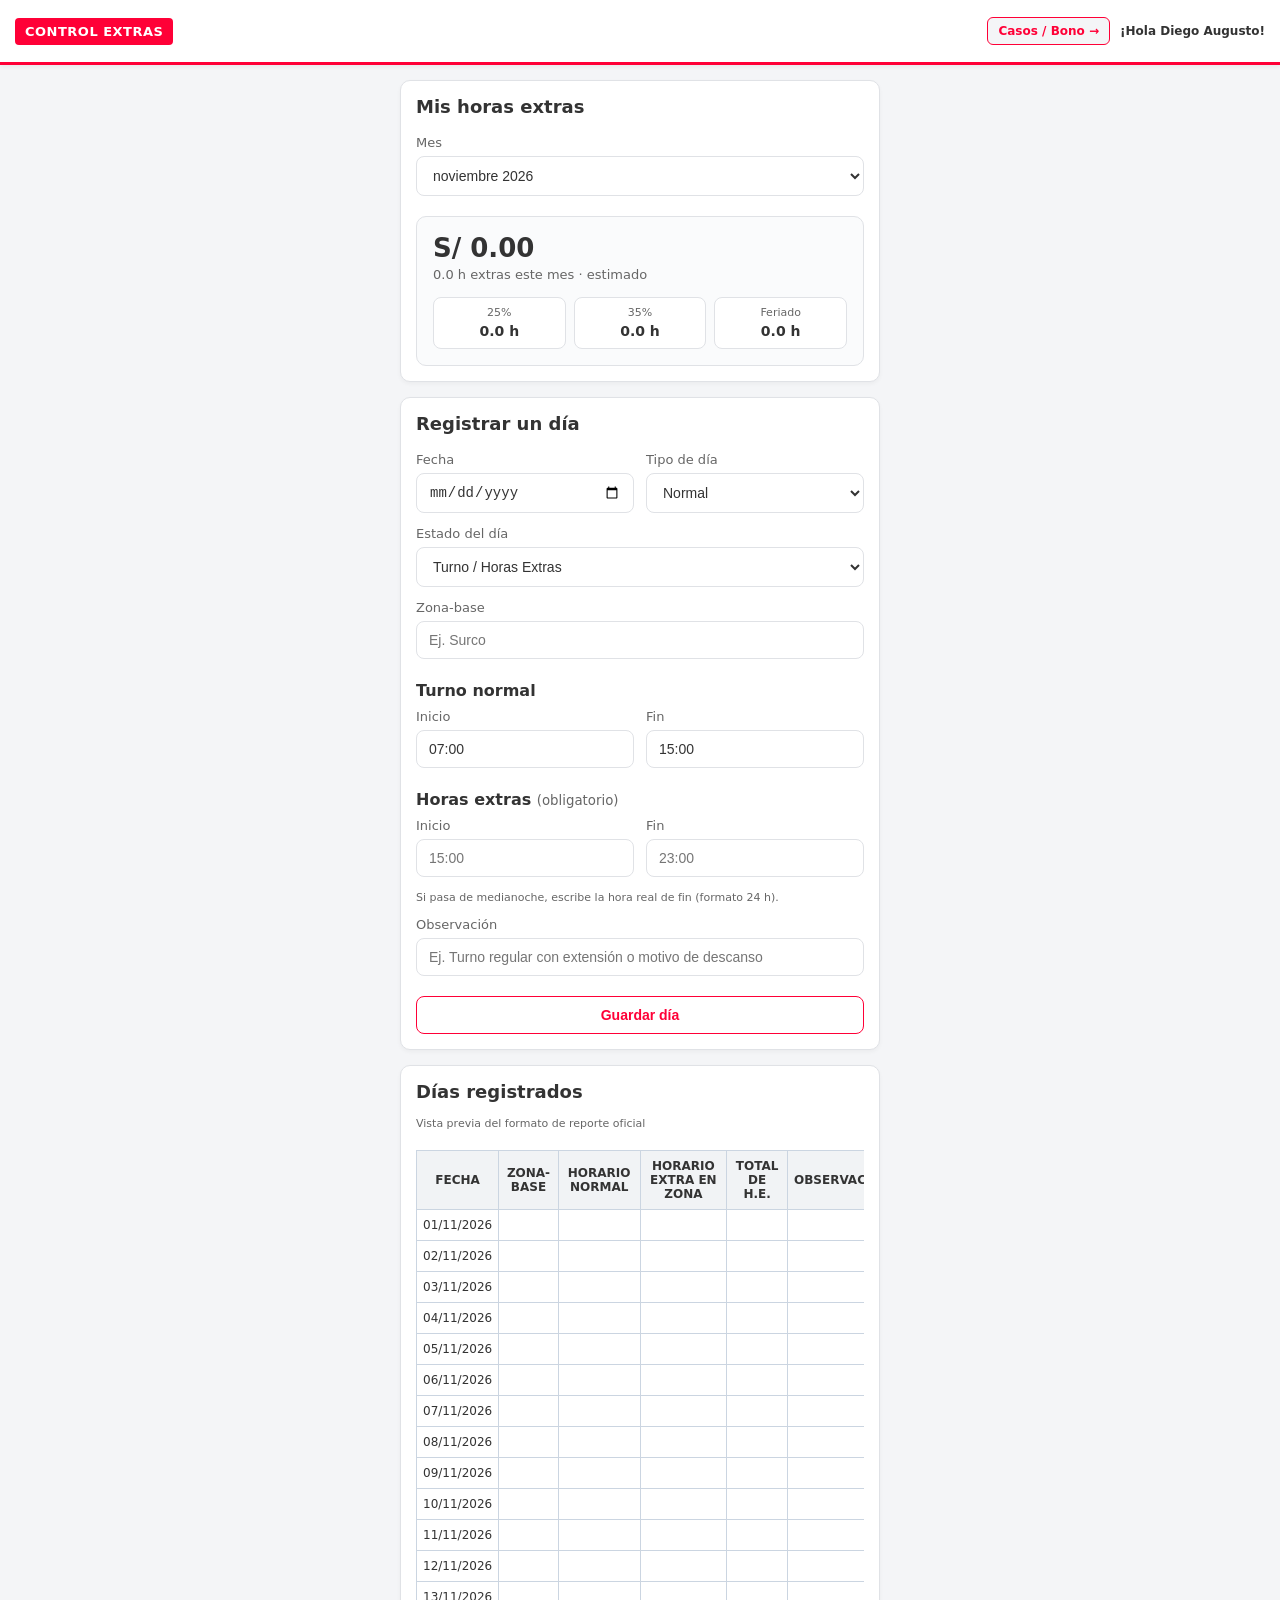
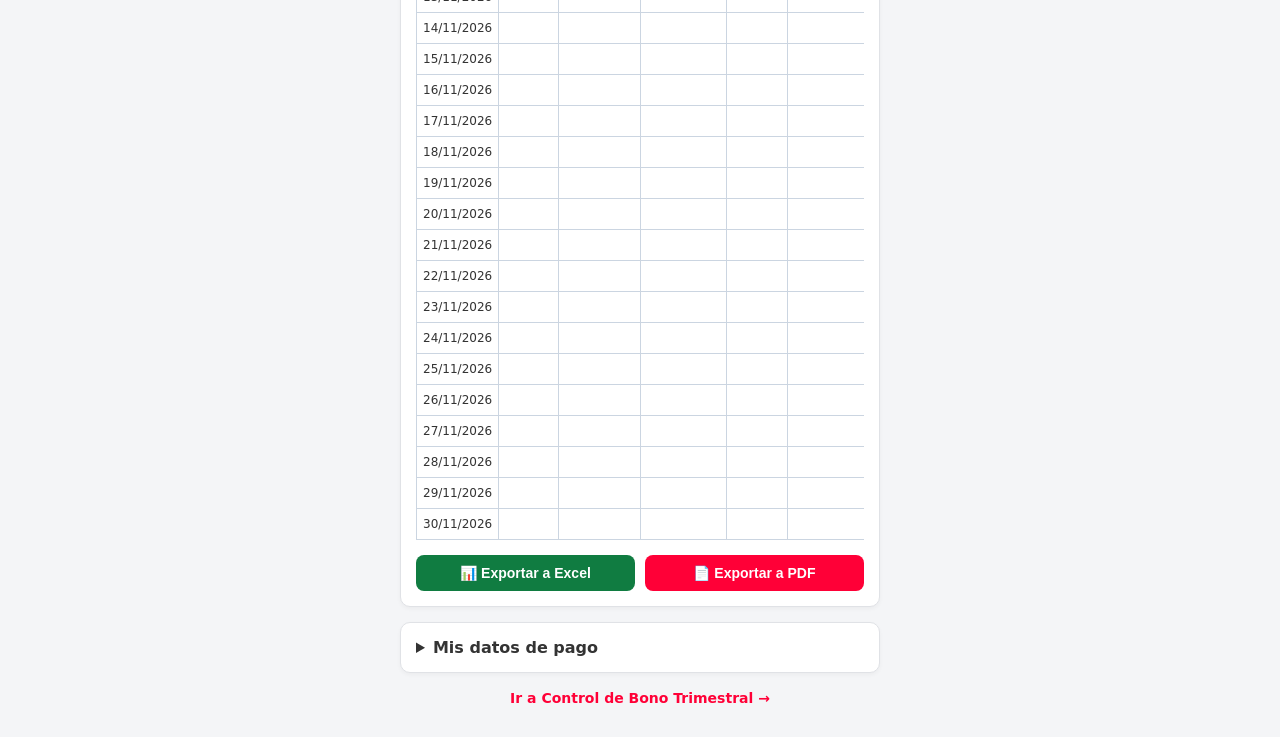
<file: index.html>
<!DOCTYPE html>
<html lang="es">
<head>
    <meta charset="UTF-8">
    <meta name="viewport" content="width=device-width, initial-scale=1.0">
    <title>CONTROL HORAS EXTRAS</title>
    <link rel="stylesheet" href="css/style.css">
</head>
<body>

    <!-- Barra superior -->
    <header class="barra-superior">
        <div class="logo-app">CONTROL EXTRAS</div>
        <div class="header-derecha">
            <a href="casos.html" class="btn-ir-casos">Casos / Bono →</a>
            <div class="usuario-saludo">¡Hola Diego Augusto!</div>
        </div>
    </header>

    <main>
        <!-- Sección 1: Resumen del mes -->
        <section>
            <h1>Mis horas extras</h1>

            <div>
                <label for="selectMes">Mes</label>
                <select id="selectMes">
                    <option value="2026-11">noviembre 2026</option>
                    <option value="2026-10">octubre 2026</option>
                </select>
            </div>

            <div class="tarjeta-resumen-total">
                <div class="monto-total-container">
                    <span id="lblTotalSoles">S/ 0.00</span>
                    <p id="lblTotalHoras">0 h extras este mes · estimado</p>
                </div>

                <div class="desglose-cajitas">
                    <div class="cajita-stat">
                        <span>25%</span>
                        <strong id="lblHoras25">0 h</strong>
                    </div>
                    <div class="cajita-stat">
                        <span>35%</span>
                        <strong id="lblHoras35">0 h</strong>
                    </div>
                    <div class="cajita-stat">
                        <span>Feriado</span>
                        <strong id="lblHorasFeriado">0 h</strong>
                    </div>
                </div>
            </div>
        </section>

        <!-- Sección 2: Registrar un día -->
        <section>
            <h2>Registrar un día</h2>

            <form id="formRegistro">
                <div class="fila-horarios">
                    <div>
                        <label for="inputFecha">Fecha</label>
                        <input type="date" id="inputFecha" required>
                    </div>
                    <div>
                        <label for="selectTipoDia">Tipo de día</label>
                        <select id="selectTipoDia">
                            <option value="Normal">Normal</option>
                            <option value="Feriado">Feriado</option>
                        </select>
                    </div>
                </div>

                <div>
                    <label for="selectEstadoDia">Estado del día</label>
                    <select id="selectEstadoDia">
                        <option value="laborable">Turno / Horas Extras</option>
                        <option value="descanso">Día de Descanso (Libre)</option>
                    </select>
                </div>

                <!-- Se oculta si el estado es Descanso -->
                <div id="bloqueHorariosYExtra">
                    <div>
                        <label for="inputZona">Zona-base</label>
                        <input type="text" id="inputZona" placeholder="Ej. Surco">
                    </div>

                    <span class="titulo-bloque">Turno normal</span>
                    <div class="fila-horarios">
                        <div>
                            <label for="inputNormInicio">Inicio</label>
                            <input type="text" id="inputNormInicio" value="07:00" placeholder="07:00" maxlength="5" inputmode="numeric">
                        </div>
                        <div>
                            <label for="inputNormFin">Fin</label>
                            <input type="text" id="inputNormFin" value="15:00" placeholder="15:00" maxlength="5" inputmode="numeric">
                        </div>
                    </div>

                    <span class="titulo-bloque">Horas extras <small id="avisoExtra">(obligatorio)</small></span>
                    <div class="fila-horarios">
                        <div>
                            <label for="inputExtraInicio">Inicio</label>
                            <input type="text" id="inputExtraInicio" placeholder="15:00" maxlength="5" inputmode="numeric">
                        </div>
                        <div>
                            <label for="inputExtraFin">Fin</label>
                            <input type="text" id="inputExtraFin" placeholder="23:00" maxlength="5" inputmode="numeric">
                        </div>
                    </div>
                    <p class="texto-ayuda">Si pasa de medianoche, escribe la hora real de fin (formato 24 h).</p>
                </div>

                <div>
                    <label for="inputObs">Observación</label>
                    <input type="text" id="inputObs" placeholder="Ej. Turno regular con extensión o motivo de descanso">
                </div>

                <button type="submit" style="margin-top: 10px; width: 100%;">Guardar día</button>
            </form>
        </section>

        <!-- Sección 3: Días registrados -->
        <section>
            <h2>Días registrados</h2>
            <p class="texto-ayuda">Vista previa del formato de reporte oficial</p>

            <div class="contenedor-tabla" style="overflow-x: auto;">
                <table class="tabla-reporte" style="min-width: 560px;">
                    <thead>
                        <tr>
                            <th>FECHA</th>
                            <th>ZONA-BASE</th>
                            <th>HORARIO NORMAL</th>
                            <th>HORARIO EXTRA EN ZONA</th>
                            <th>TOTAL DE H.E.</th>
                            <th>OBSERVACIÓN</th>
                            <th>ELIMINAR</th>
                        </tr>
                    </thead>
                    <tbody id="tablaCuerpo"></tbody>
                </table>
            </div>

            <div style="display: flex; gap: 10px; margin-top: 15px;">
                <button type="button" id="btnExportarExcel" style="background-color: #107c41; color: white; border: none;">📊 Exportar a Excel</button>
                <button type="button" id="btnExportarPdf" style="background-color: var(--mapfre-red); color: white; border: none;">📄 Exportar a PDF</button>
            </div>
        </section>

        <!-- Sección 4: Mis datos de pago -->
        <section>
            <details>
                <summary style="font-weight: 600; cursor: pointer;">Mis datos de pago</summary>

                <div style="margin-top: 10px;">
                    <label for="inputBasico">Sueldo básico (S/)</label>
                    <input type="number" id="inputBasico" value="1850" min="0" step="0.01">
                </div>

                <div>
                    <label for="selectAsignacion">¿Recibes asignación familiar?</label>
                    <select id="selectAsignacion">
                        <option value="no">No</option>
                        <option value="si">Sí</option>
                    </select>
                </div>

                <div id="grupoMontoAsignacion" style="display: none;">
                    <label for="inputMontoAsignacion">Monto de asignación familiar (S/)</label>
                    <input type="number" id="inputMontoAsignacion" value="102.50" min="0" step="0.01">
                </div>

                <div>
                    <label for="inputMultiplicadorFeriado">Pago en feriado (veces el valor de la hora)</label>
                    <input type="number" id="inputMultiplicadorFeriado" value="2" min="1" step="0.5">
                </div>

                <p id="txtValorHora" style="font-weight: 600; margin-top: 10px;">Valor de tu hora: S/ 7.71</p>
                <p class="texto-ayuda">Valor de la hora = (sueldo básico + asignación familiar) ÷ 240. Día normal: primeras 2 h extra al 25% y desde la 3.ª al 35%.</p>

                <div style="margin-top: 15px; display: flex; gap: 10px;">
                    <button type="button" id="btnDescargarCopia">Descargar copia</button>
                    <button type="button" id="btnCargarCopia">Cargar copia</button>
                </div>
            </details>
        </section>

        <div style="text-align: center; margin-bottom: 20px;">
            <a href="casos.html" style="color: var(--mapfre-red); font-size: 14px; font-weight: 600; text-decoration: none;">Ir a Control de Bono Trimestral →</a>
        </div>
    </main>

    <script src="js/app.js"></script>
</body>
</html>
</file>
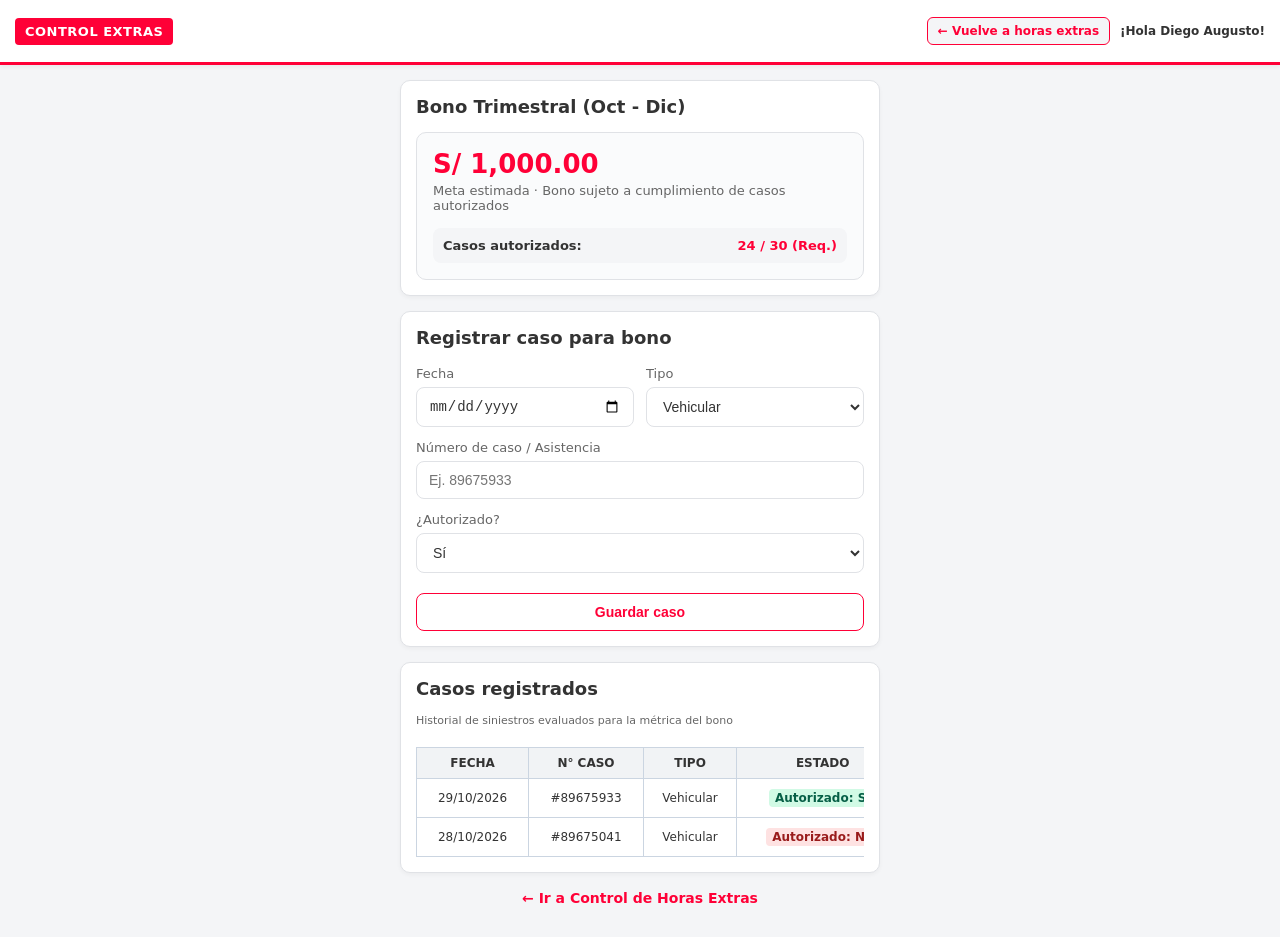
<file: casos.html>
<!DOCTYPE html>
<html lang="es">
<head>
    <meta charset="UTF-8">
    <meta name="viewport" content="width=device-width, initial-scale=1.0">
    <title>CONTROL DE CASOS Y BONO</title>
    <link rel="stylesheet" href="css/style.css">
</head>
<body>

    <!-- Barra superior corporativa -->
    <header class="barra-superior">
        <div class="logo-app">CONTROL EXTRAS</div>
        <div class="header-derecha">
            <a href="index.html" class="btn-ir-casos">← Vuelve a horas extras</a>
            <div class="usuario-saludo">¡Hola Diego Augusto!</div>
        </div>
    </header>

    <main>
        <!-- Sección 1: Resumen del Bono Trimestral (Q4) -->
        <section>
            <h1>Bono Trimestral (Oct - Dic)</h1>
            
            <div class="tarjeta-resumen-total">
                <div class="monto-total-container">
                    <span style="color: var(--mapfre-red);">S/ 1,000.00</span>
                    <p>Meta estimada · Bono sujeto a cumplimiento de casos autorizados</p>
                </div>

                <!-- Progreso rápido o métricas -->
                <div style="background-color: var(--page-bg); padding: 10px; border-radius: 8px; margin-top: 10px;">
                    <div style="display: flex; justify-content: space-between; font-size: 13px; font-weight: 600;">
                        <span>Casos autorizados:</span>
                        <span style="color: var(--mapfre-red);">24 / 30 (Req.)</span>
                    </div>
                </div>
            </div>
        </section>

        <!-- Sección 2: Registrar un caso para el bono -->
        <section>
            <h2>Registrar caso para bono</h2>

            <form id="formCaso">
                <!-- Fila: Fecha y Tipo -->
                <div class="fila-horarios">
                    <div>
                        <label for="inputFechaCaso">Fecha</label>
                        <input type="date" id="inputFechaCaso" required>
                    </div>
                    <div>
                        <label for="selectTipoCaso">Tipo</label>
                        <select id="selectTipoCaso">
                            <option value="Vehicular">Vehicular</option>
                            <option value="Robo">Robo</option>
                            <option value="Daños">Daños</option>
                        </select>
                    </div>
                </div>

                <!-- Número de caso / Siniestro -->
                <div>
                    <label for="inputNumCaso">Número de caso / Asistencia</label>
                    <input type="text" id="inputNumCaso" placeholder="Ej. 89675933" required>
                </div>

                <!-- ¿Autorizado? -->
                <div>
                    <label for="selectAutorizado">¿Autorizado?</label>
                    <select id="selectAutorizado">
                        <option value="si">Sí</option>
                        <option value="no">No</option>
                    </select>
                </div>

                <!-- Botón Guardar -->
                <button type="submit" style="margin-top: 10px;">Guardar caso</button>
            </form>
        </section>

        <!-- Sección 3: Casos registrados en el trimestre (Formato Tabla) -->
        <section>
            <h2>Casos registrados </h2>
            <p class="texto-ayuda">Historial de siniestros evaluados para la métrica del bono</p>

            <div class="contenedor-tabla">
                <table class="tabla-reporte">
                    <thead>
                        <tr>
                            <th>FECHA</th>
                            <th>N° CASO</th>
                            <th>TIPO</th>
                            <th>ESTADO</th>
                            <th>ELIMINAR</th>
                        </tr>
                    </thead>
                    <tbody id="tablaCasosCuerpo">
                        <!-- Fila de ejemplo 1 -->
                        <tr>
                            <td>29/10/2026</td>
                            <td>#89675933</td>
                            <td>Vehicular</td>
                            <td><span style="background-color: #d1fae5; color: #065f46; padding: 2px 6px; border-radius: 4px; font-weight: 600;">Autorizado: Sí</span></td>
                            <td><button class="btn-quitar" type="button">X</button></td>
                        </tr>
                        <!-- Fila de ejemplo 2 -->
                        <tr>
                            <td>28/10/2026</td>
                            <td>#89675041</td>
                            <td>Vehicular</td>
                            <td><span style="background-color: #fee2e2; color: #991b1b; padding: 2px 6px; border-radius: 4px; font-weight: 600;">Autorizado: No</span></td>
                            <td><button class="btn-quitar" type="button">X</button></td>
                        </tr>
                    </tbody>
                </table>
            </div>
        </section>

        <!-- Enlace rápido para volver a Horas Extras -->
        <div style="text-align: center; margin-bottom: 20px;">
            <a href="index.html" style="color: var(--mapfre-red); font-size: 14px; font-weight: 600; text-decoration: none;">← Ir a Control de Horas Extras</a>
        </div>
    </main>

</body>
</html>
</file>
<file: css/style.css>
:root {
    --mapfre-red: #ff0037;
    --page-bg: #f4f5f7;
    --card-bg: #ffffff;
    --text-main: #333333;
    --text-muted: #666666;
    --border-color: #e0e2e6;
}

/* ========================================== */
/* ESTILOS GENERALES Y LAYOUT                 */
/* ========================================== */
body {
    background-color: var(--page-bg);
    color: var(--text-main);
    font-family: system-ui, -apple-system, BlinkMacSystemFont, 'Segoe UI', Roboto, sans-serif;
    margin: 0;
    padding: 10px;
    display: flex;
    justify-content: center;
    padding-top: 80px; /* Espacio para barra fija */
}

main {
    width: 100%;
    max-width: 480px;
    display: flex;
    flex-direction: column;
    gap: 15px;
}

/* Tarjetas y secciones blancas */
section {
    background-color: var(--card-bg);
    border: 1px solid var(--border-color);
    border-radius: 10px;
    padding: 15px;
    box-shadow: 0 2px 4px rgba(0, 0, 0, 0.04);
}

/* Títulos */
h1, h2 {
    color: var(--text-main);
    font-size: 18px;
    margin-top: 0;
}

/* Inputs, selects y campos de texto */
input, select {
    width: 100%;
    background-color: #ffffff;
    border: 1px solid var(--border-color);
    color: var(--text-main);
    padding: 10px 12px;
    border-radius: 8px;
    font-size: 14px;
    outline: none;
    box-sizing: border-box;
    margin-top: 5px;
    margin-bottom: 10px;
}

input:focus, select:focus {
    border-color: var(--mapfre-red);
}

/* Etiquetas */
label {
    font-size: 13px;
    color: var(--text-muted);
    font-weight: 500;
}

/* Botones principales con el rojo MAPFRE */
button {
    background-color: #ffffff;
    color: var(--mapfre-red);
    border: 1px solid var(--mapfre-red);
    padding: 10px 16px;
    border-radius: 8px;
    font-weight: 600;
    cursor: pointer;
    transition: all 0.2s;
    font-size: 14px;
    width: 100%;
}

button:hover {
    background-color: var(--mapfre-red);
    color: #ffffff;
}

/* ========================================== */
/* BARRA SUPERIOR ESTILO INTRANET             */
/* ========================================== */
.barra-superior {
    position: fixed;
    top: 0;
    left: 0;
    width: 100%;
    height: 65px;
    background-color: #ffffff;
    border-bottom: 3px solid var(--mapfre-red);
    display: flex;
    justify-content: space-between;
    align-items: center;
    padding: 0 15px;
    box-sizing: border-box;
    box-shadow: 0 2px 4px rgba(0,0,0,0.05);
    z-index: 1000;
}

.logo-app {
    background-color: var(--mapfre-red);
    color: white;
    font-weight: 700;
    font-size: 13px;
    padding: 6px 10px;
    border-radius: 4px;
    letter-spacing: 0.5px;
    white-space: nowrap;
}

.header-derecha {
    display: flex;
    align-items: center;
    gap: 10px;
}

.btn-ir-casos {
    background-color: #f4f5f7;
    color: var(--mapfre-red);
    border: 1px solid var(--mapfre-red);
    padding: 6px 10px;
    border-radius: 6px;
    font-size: 12px;
    font-weight: 600;
    text-decoration: none;
    white-space: nowrap;
    transition: all 0.2s;
}

.btn-ir-casos:hover {
    background-color: var(--mapfre-red);
    color: #ffffff;
}

.usuario-saludo {
    font-size: 12px;
    color: #333333;
    font-weight: 600;
}

/* ========================================== */
/* COMPONENTES Y UTILIDADES DE FORMULARIO     */
/* ========================================== */
.fila-horarios {
    display: flex;
    gap: 12px;
}

.fila-horarios > div {
    flex: 1;
    min-width: 0; /* Evita desbordamiento en celulares */
}

.grupo-checkbox {
    display: flex;
    align-items: center;
    gap: 8px;
    margin-top: 5px;
    margin-bottom: 10px;
}

.grupo-checkbox input[type="checkbox"] {
    width: auto;
    margin: 0;
}

.grupo-checkbox label {
    margin: 0;
    cursor: pointer;
    color: var(--text-main);
}

.texto-ayuda {
    font-size: 11px;
    color: var(--text-muted);
    margin-top: 4px;
    margin-bottom: 10px;
}

/* ========================================== */
/* TARJETA DE RESUMEN (CORREGIDA)             */
/* ========================================== */
.tarjeta-resumen-total {
    background-color: #fafbfc;
    border: 1px solid var(--border-color);
    border-radius: 10px;
    padding: 16px;
    margin-top: 10px;
}

.monto-total-container span {
    font-size: 26px;
    font-weight: 800;
    color: var(--text-main);
    display: block;
}

.monto-total-container p {
    font-size: 13px;
    color: var(--text-muted);
    margin: 4px 0 15px 0;
}

.desglose-cajitas {
    display: grid;
    grid-template-columns: repeat(3, 1fr);
    gap: 8px;
}

.cajita-stat {
    background-color: #ffffff;
    border: 1px solid var(--border-color);
    border-radius: 8px;
    padding: 8px;
    text-align: center;
}

.cajita-stat span {
    font-size: 11px;
    color: var(--text-muted);
    display: block;
    margin-bottom: 2px;
}

.cajita-stat strong {
    font-size: 14px;
    color: var(--text-main);
}

/* ========================================== */
/* ESTILOS DE LA TABLA TIPO EXCEL             */
/* ========================================== */
.contenedor-tabla {
    overflow-x: auto;
}

.tabla-reporte {
    width: 100%;
    min-width: 600px; /* Fuerza el scroll horizontal en móviles sin aplastar columnas */
    border-collapse: collapse;
    font-size: 12px;
    margin-top: 10px;
    background-color: #ffffff;
}

.tabla-reporte th {
    background-color: #f1f3f5;
    color: var(--text-main);
    border: 1px solid #cbd5e1;
    padding: 8px 6px;
    text-align: center;
    font-weight: 700;
}

.tabla-reporte td {
    border: 1px solid #cbd5e1;
    padding: 8px 6px;
    text-align: center;
    color: var(--text-main);
}

.btn-quitar {
    background-color: #fee2e2;
    color: #991b1b;
    border: 1px solid #f87171;
    padding: 4px 8px;
    border-radius: 4px;
    font-size: 11px;
    cursor: pointer;
    font-weight: bold;
    width: auto;
}

.btn-quitar:hover {
    background-color: #dc2626;
    color: #ffffff;
}

/* ========================================== */
/* RESPONSIVE MÓVIL                           */
/* ========================================== */
@media (max-width: 480px) {
    body {
        padding: 5px;
        padding-top: 75px;
    }
    main {
        gap: 12px;
    }
    section {
        padding: 12px;
    }
    input, select, button {
        font-size: 16px; /* Evita zoom automático en iOS/Android */
        padding: 10px;
    }
    .usuario-saludo {
        display: none; /* Oculta el saludo en pantallas muy chicas para privilegiar espacio */
    }
}
  .titulo-bloque {
      display: block;
      font-weight: 600;
      margin: 12px 0 6px;
  }

  .titulo-bloque small {
      font-weight: 400;
      color: var(--text-muted);
  }
</file>
